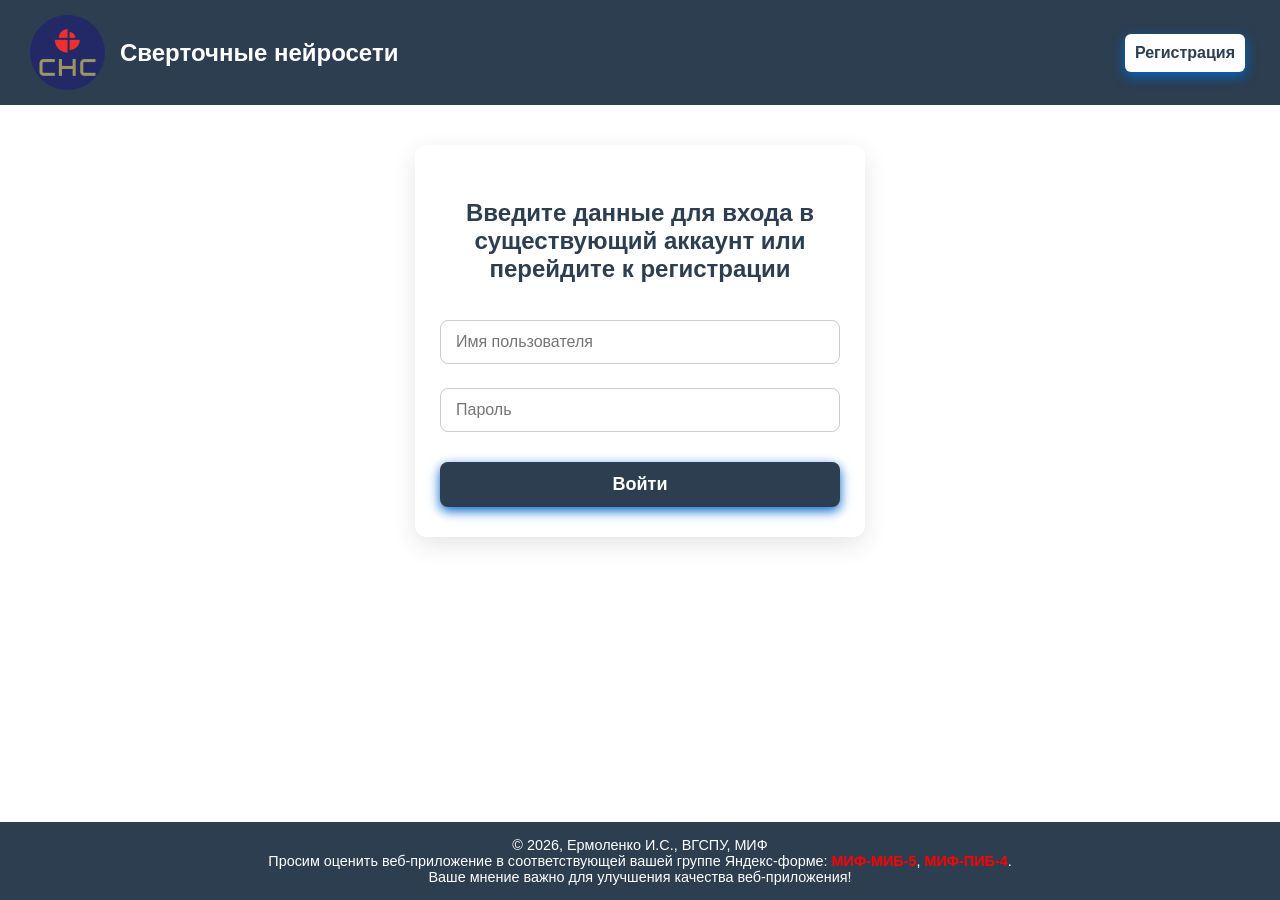
<file: templates/login.html>
﻿<!DOCTYPE html>
<html lang="ru">

<head>
    <meta charset="UTF-8" />
    <meta name="viewport" content="width=device-width, initial-scale=1" />
    <title>Вход в аккаунт</title>
    <link rel="icon" href="/static/images/logo.png" type="image/png">
    <link rel="stylesheet" href="/static/css/reg_log.css">
</head>

<body>
    <header>
        <div class="logo">
            <img src="/static/images/logo.png">Сверточные нейросети
        </div>
        <div class="registration">
            <a href="registration">Регистрация</a>
        </div>
    </header>

    <main>
        <div class = "container">
            <form action = "{{ url_for('login') }}" method = "post">
                <h3>Введите данные для входа в существующий аккаунт или перейдите к регистрации</h3>
                <input type = "text" name = "username" placeholder = "Имя пользователя" required><br>
                <input type = "password" name = "password" placeholder = "Пароль" required><br>
                <button type="submit" class="btn">Войти</button>
            </form>
        </div>
    </main>

    <footer>
        &copy; 2026, Ермоленко И.С., ВГСПУ, МИФ<br>
        Просим оценить веб-приложение в соответствующей вашей группе Яндекс-форме: 
        <a href="https://forms.yandex.ru/u/69a55c0002848f80e010da56" class="styled-link">МИФ-МИБ-5</a>, 
        <a href="https://forms.yandex.ru/u/6a0c1fb9d046882160038b87" class="styled-link">МИФ-ПИБ-4</a>.<br>
        Ваше мнение важно для улучшения качества веб-приложения!
    </footer>

</body>

</html>
</file>
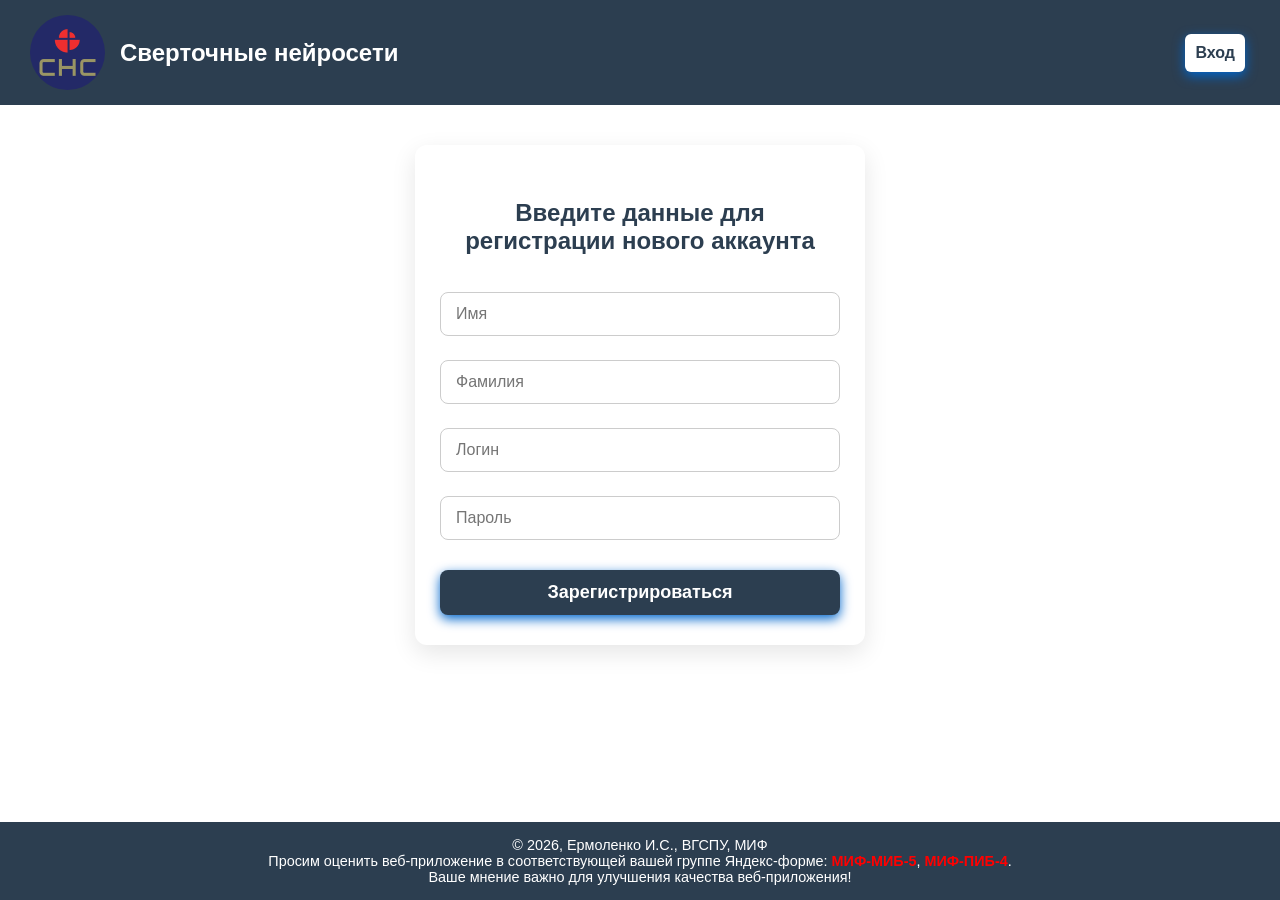
<file: templates/registration.html>
﻿<!DOCTYPE html>
<html lang="ru">

<head>
    <meta charset="UTF-8" />
    <meta name="viewport" content="width=device-width, initial-scale=1" />
    <title>Регистрация</title>
    <link rel="icon" href="/static/images/logo.png" type="image/png">
    <link rel="stylesheet" href="/static/css/reg_log.css">
</head>

<body>
    <header>
        <div class="logo">
            <img src="/static/images/logo.png">Сверточные нейросети
        </div>
        <div class="registration">
            <a href="login">Вход</a>
        </div>
    </header>

    <main>
        <div class = "container">
            <form action = "{{ url_for('registration') }}" method = "post">
                <h3>Введите данные для регистрации нового аккаунта</h3>
                <input type="text" name="first_name" placeholder="Имя" required>
                <input type="text" name="last_name" placeholder="Фамилия" required>
                <input type="text" name="username" placeholder="Логин" required>
                <input type="password" name="password" placeholder="Пароль" required>
                <button type="submit" class="btn">Зарегистрироваться</button>
            </form>
        </div>
    </main>

    <footer>
        &copy; 2026, Ермоленко И.С., ВГСПУ, МИФ<br>
        Просим оценить веб-приложение в соответствующей вашей группе Яндекс-форме: 
        <a href="https://forms.yandex.ru/u/69a55c0002848f80e010da56" class="styled-link">МИФ-МИБ-5</a>, 
        <a href="https://forms.yandex.ru/u/6a0c1fb9d046882160038b87" class="styled-link">МИФ-ПИБ-4</a>.<br>
        Ваше мнение важно для улучшения качества веб-приложения!
    </footer>

</body>

</html>
</file>
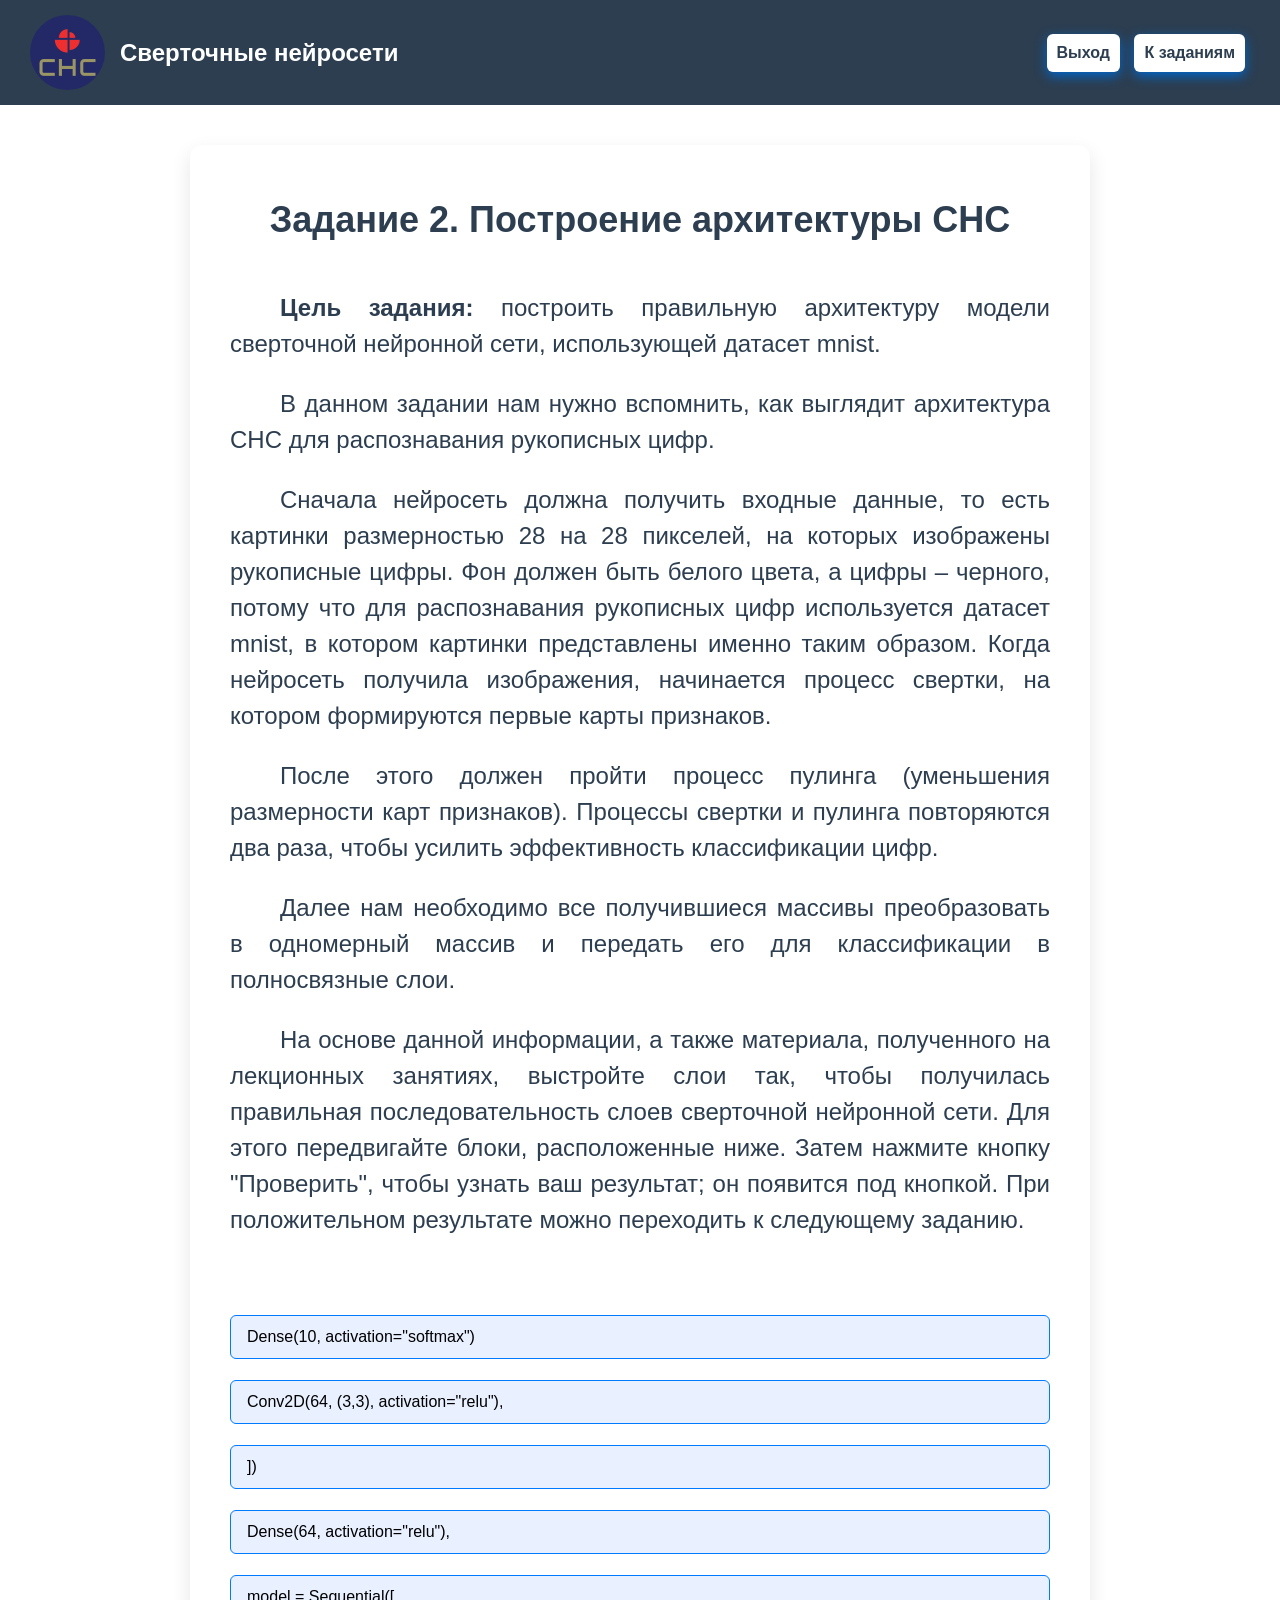
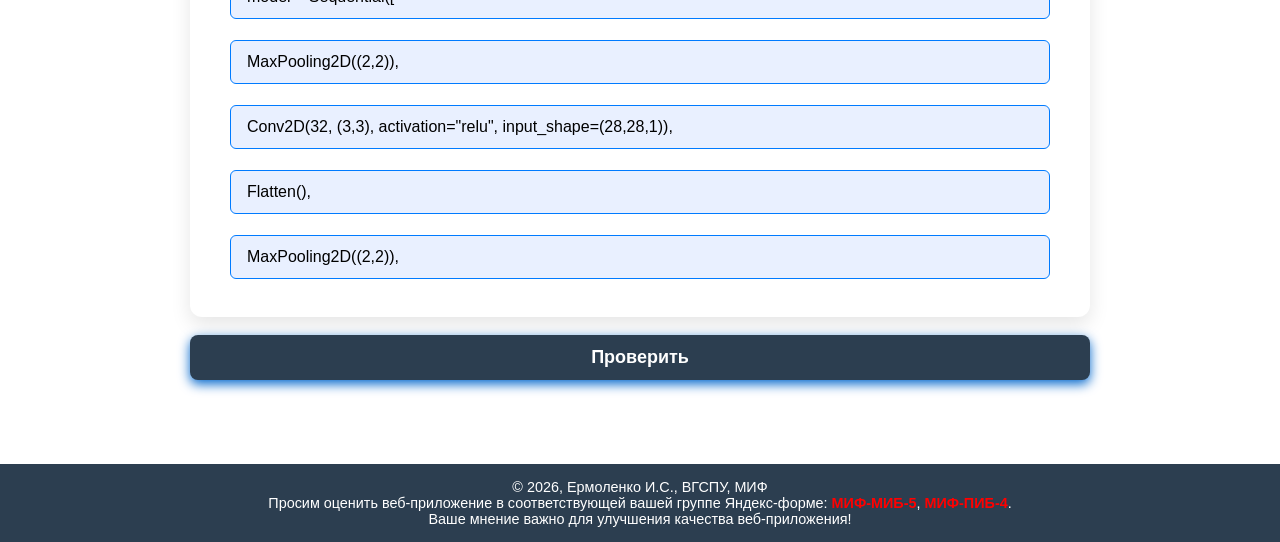
<file: templates/zadanie2.html>
<!DOCTYPE html>
<html lang="ru">

<head>
    <meta charset="UTF-8" />
    <meta name="viewport" content="width=device-width, initial-scale=1" />
    <title>Задание 2</title>
    <link rel="icon" href="/static/images/logo.png" type="image/png">
    <link rel="stylesheet" href="/static/css/zadanie2.css">
</head>

<body>
    <header>
        <div class="logo">
            <img src="/static/images/logo.png">Сверточные нейросети
        </div>
        <div class="registration">
            <a href="logout">Выход</a>
            <a href="/">К заданиям</a>
        </div>
    </header>

    <main>
        <div id="list">
            <h1>Задание 2. Построение архитектуры СНС</h1>
            <div class="description">
                <p style="text-indent: 50px;"><b>Цель задания:</b> построить правильную архитектуру модели сверточной 
                нейронной сети, использующей датасет mnist.</p>
                <p style="text-indent: 50px;">В данном задании нам нужно вспомнить, как выглядит архитектура 
                СНС для распознавания рукописных цифр.</p>
                <p style="text-indent: 50px;">Сначала нейросеть должна получить входные данные, то есть картинки 
                размерностью 28 на 28 пикселей, на которых изображены рукописные цифры. Фон 
                должен быть белого цвета, а цифры – черного, потому что для распознавания рукописных цифр используется 
                датасет mnist, в котором картинки представлены именно таким образом. Когда нейросеть получила изображения, 
                начинается процесс свертки, на котором формируются первые карты признаков.</p>
                <p style="text-indent: 50px;">После этого должен пройти процесс пулинга (уменьшения размерности карт признаков). 
                Процессы свертки и пулинга повторяются два раза, чтобы усилить эффективность классификации цифр.</p>
                <p style="text-indent: 50px;">Далее нам необходимо все получившиеся массивы преобразовать в одномерный 
                массив и передать его для классификации в полносвязные слои.</p>
                <p style="text-indent: 50px;">На основе данной информации, а также материала, полученного на 
                лекционных занятиях, выстройте слои так, чтобы получилась правильная последовательность слоев 
                сверточной нейронной сети. Для этого передвигайте блоки, расположенные ниже. Затем нажмите кнопку 
                "Проверить", чтобы узнать ваш результат; он появится под кнопкой. При положительном результате 
                можно переходить к следующему заданию.</p>
            </div>
            <div class="item" draggable="true" data-index="3422">Dense(10, activation="softmax")</div>
            <div class="item" draggable="true" data-index="3568">Conv2D(64, (3,3), activation="relu"),</div>
            <div class="item" draggable="true" data-index="1029">])</div>
            <div class="item" draggable="true" data-index="4849">Dense(64, activation="relu"),</div>
            <div class="item" draggable="true" data-index="4756">model = Sequential([</div>
            <div class="item" draggable="true" data-index="5999">MaxPooling2D((2,2)),</div>
            <div class="item" draggable="true" data-index="1235">Conv2D(32, (3,3), activation="relu", input_shape=(28,28,1)),</div>
            <div class="item" draggable="true" data-index="1865">Flatten(),</div>
            <div class="item" draggable="true" data-index="5542">MaxPooling2D((2,2)),</div>
        </div>
        <button id="checkBtn">Проверить</button>
        <div id="result"></div>
        <script src="/static/js/zadanie2.js"></script>
    </main>

    <footer>
        &copy; 2026, Ермоленко И.С., ВГСПУ, МИФ<br>
        Просим оценить веб-приложение в соответствующей вашей группе Яндекс-форме: 
        <a href="https://forms.yandex.ru/u/69a55c0002848f80e010da56" class="styled-link">МИФ-МИБ-5</a>, 
        <a href="https://forms.yandex.ru/u/6a0c1fb9d046882160038b87" class="styled-link">МИФ-ПИБ-4</a>.<br>
        Ваше мнение важно для улучшения качества веб-приложения!
    </footer>

</body>

</html>
</file>
<file: static/css/reg_log.css>
body {
    font-family: Arial, sans-serif;
    margin: 0; padding: 0;
    display: flex;
    flex-direction: column;
    min-height: 100vh;
}

header {
    background-color: #2c3e50;
    color: white;
    padding: 15px 30px;
    display: flex;
    justify-content: space-between;
    align-items: center;
}

header .logo {
    font-size: 24px;
    font-weight: bold;
    color: white;
    display: flex;
    align-items: center;
}

header .logo img {
    max-width: 75px;
    margin-right: 15px;
    border-radius: 50px;
}

header .registration a {
    display: inline-block;
    padding: 10px;
    background-color: white;
    color: #2c3e50;
    text-decoration: none;
    font-weight: 600;
    border-radius: 6px;
    box-shadow: 0 4px 12px #0066cc;
    transition: background-color 0.3s ease, transform 0.2s ease;
    margin-left: 5px;
    margin-right: 5px;
}

header .registration a:hover {
    background-color: #0066cc;
    color: white;
    transform: scale(1.1);
}

main {
    flex: 1 0 auto;
}

.container {
    max-width: 400px;
    margin: 40px auto;
    padding: 30px 25px;
    border-radius: 12px;
    box-shadow: 0 8px 24px rgba(0, 0, 0, 0.1);
    font-family: "Segoe UI", Tahoma, Geneva, Verdana, sans-serif;
}

.container h3 {
    text-align: center;
    margin-bottom: 25px;
    color: #2c3e50;
    font-weight: 600;
    font-size: 24px;
}

.container input[type="text"],
.container input[type="password"] {
    width: 100%;
    padding: 12px 15px;
    margin: 12px 0;
    border: 1.8px solid #ccc;
    border-radius: 8px;
    box-sizing: border-box;
    font-size: 16px;
    transition: border-color 0.3s ease;
}

.container input[type="text"]:focus,
.container input[type="password"]:focus {
    border-color: #2c3e50;
    outline: none;
    box-shadow: 0 0 6px rgba(0, 123, 255, 0.3);
}

.btn {
    width: 100%;
    padding: 12px 0;
    margin-top: 18px;
    background-color: #2c3e50;
    border: none;
    border-radius: 8px;
    color: white;
    font-size: 18px;
    font-weight: 600;
    cursor: pointer;
    box-shadow: 0 4px 12px #0066cc;
    transition: background-color 0.3s ease, transform 0.2s ease;
    text-decoration: none;
    display: inline-block;
    text-align: center;
}

.btn:hover {
    background-color: #0066cc;
}

footer {
    background-color: #2c3e50;
    color: white;
    text-align: center;
    font-size: 0.9em;
    padding: 15px 30px;
}

.styled-link {
    color: red;
    text-decoration: none;
    font-weight: 600;
    transition: color 0.3s ease, text-decoration 0.3s ease;
}

.styled-link:hover, 
.styled-link:focus {
    color: darkred;
    text-decoration: underline;
    cursor: pointer;
}
</file>
<file: static/css/zadanie2.css>
body {
    font-family: Arial, sans-serif;
    margin: 0; padding: 0;
    display: flex;
    flex-direction: column;
    min-height: 100vh;
}

header {
    background-color: #2c3e50;
    color: white;
    padding: 15px 30px;
    display: flex;
    justify-content: space-between;
    align-items: center;
}

header .logo {
    font-size: 24px;
    font-weight: bold;
    color: white;
    display: flex;
    align-items: center;
}

header .logo img {
    max-width: 75px;
    margin-right: 15px;
    border-radius: 50px;
}

header .registration a {
    display: inline-block;
    padding: 10px;
    background-color: white;
    color: #2c3e50;
    text-decoration: none;
    font-weight: 600;
    border-radius: 6px;
    box-shadow: 0 4px 12px #0066cc;
    transition: background-color 0.3s ease, transform 0.2s ease;
    margin-left: 5px;
    margin-right: 5px;
}

header .registration a:hover {
    background-color: #0066cc;
    color: white;
    transform: scale(1.1);
}

main {
    flex-grow: 1;
    padding: 40px 20px;
    max-width: 900px;
    margin: 0 auto;
    flex: 1 0 auto;
}

main h1 {
    margin-bottom: 20px;
    font-size: 36px;
    color: #2c3e50;
    text-align: center;
}

main .description {
    margin-bottom: 40px;
    font-size: 24px;
    line-height: 1.5;
    color: #2c3e50;
    text-align: justify;
}

#list {
    background: #ffffff;
    padding: 30px 40px;
    border-radius: 12px;
    box-shadow: 0 8px 20px rgba(0,0,0,0.1);
    display: flex;
    flex-direction: column;
    gap: 5px;
}

.item {
    padding: 12px 16px;
    margin: 8px 0;
    background: #e9f0ff;
    border: 1.5px solid #007bff;
    border-radius: 6px;
    cursor: grab;
    font-size: 16px;
    transition: background-color 0.3s, border-color 0.3s;
}

.item:hover {
    background-color: #b2cdf4;
    border-color: #0056b3;
}

.item:active {
    cursor: grabbing;
    background-color: #b2cdf4;
    border-color: #0056b3;
}

#checkBtn {
    width: 100%;
    padding: 12px 0;
    margin-top: 18px;
    background-color: #2c3e50;
    border: none;
    border-radius: 8px;
    color: white;
    font-size: 18px;
    font-weight: 600;
    cursor: pointer;
    box-shadow: 0 4px 12px #0066cc;
    transition: background-color 0.3s ease, transform 0.2s ease;
    text-decoration: none;
    display: inline-block;
    text-align: center;
}

#checkBtn:hover {
    background-color: #0066cc;
}

#result {
    margin-top: 20px;
    font-size: 18px;
    font-weight: 600;
    text-align: center;
    min-height: 24px;
    user-select: none;
}

footer {
    background-color: #2c3e50;
    color: white;
    text-align: center;
    font-size: 0.9em;
    padding: 15px 30px;
}

.styled-link {
    color: red;
    text-decoration: none;
    font-weight: 600;
    transition: color 0.3s ease, text-decoration 0.3s ease;
}

.styled-link:hover, 
.styled-link:focus {
    color: darkred;
    text-decoration: underline;
    cursor: pointer;
}
</file>
